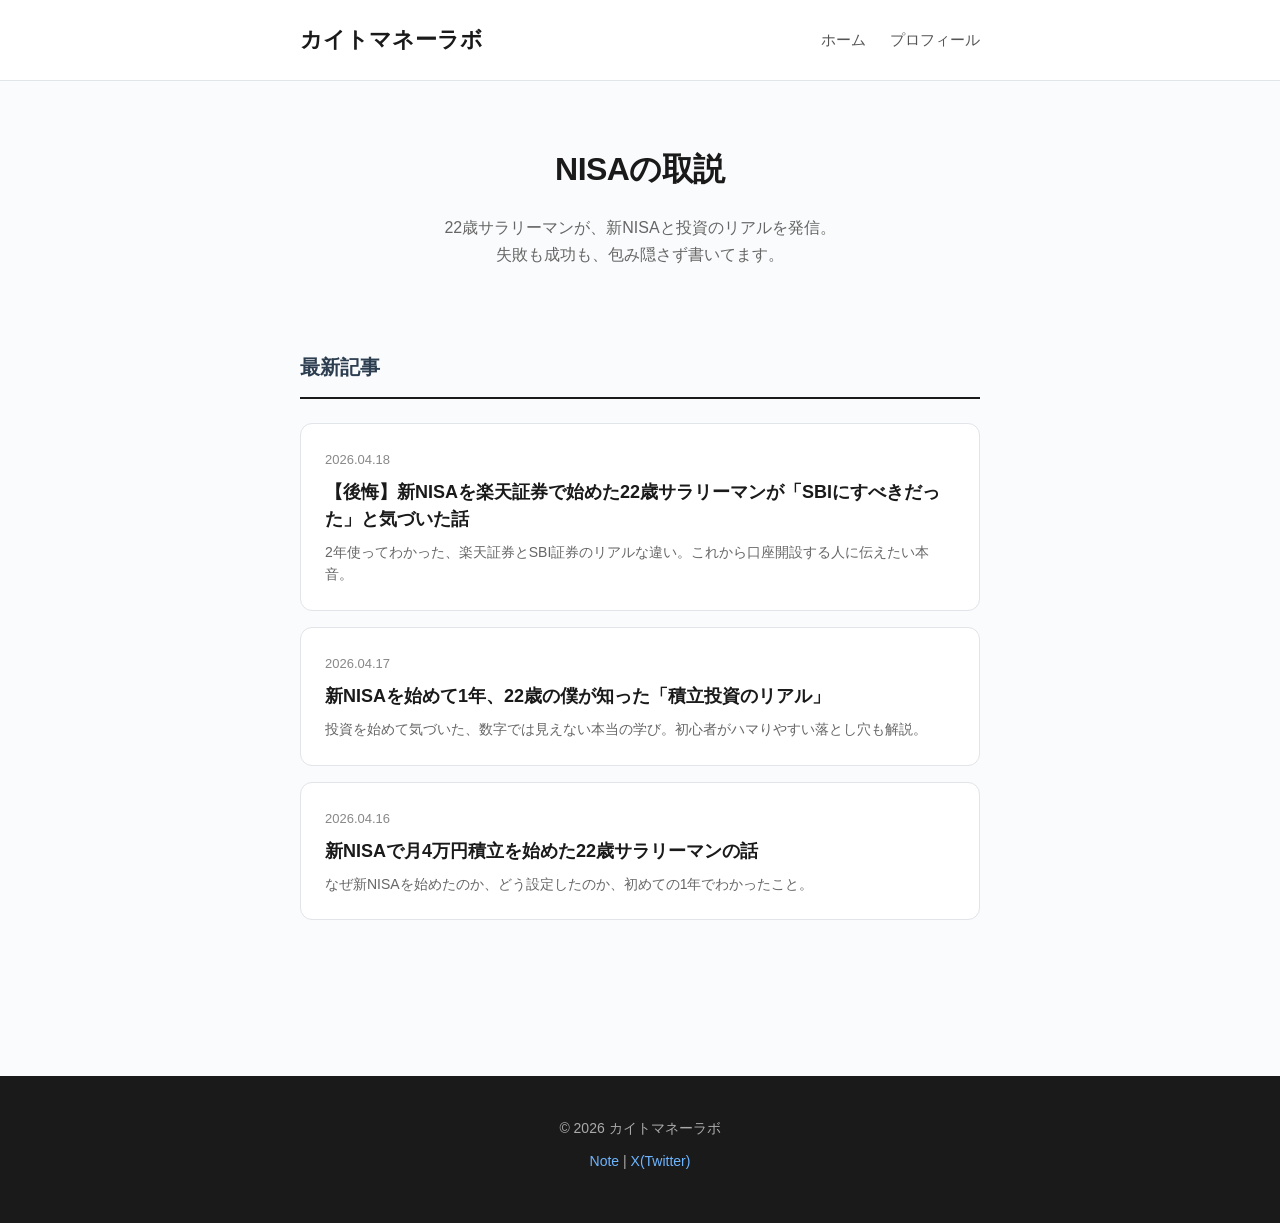
<file: kaito-moneylab/index.html>
<!DOCTYPE html>
<html lang="ja">
<head>
<meta charset="UTF-8">
<meta name="viewport" content="width=device-width, initial-scale=1.0">
<title>カイトマネーラボ | NISAの取説</title>
<meta name="description" content="22歳サラリーマンが新NISAと投資について、自分の経験をもとに発信するブログ。">
<link rel="stylesheet" href="css/style.css">
</head>
<body>

<header class="site-header">
  <div class="container">
    <div class="site-title"><a href="index.html">カイトマネーラボ</a></div>
    <nav class="site-nav">
      <a href="index.html">ホーム</a>
      <a href="about.html">プロフィール</a>
    </nav>
  </div>
</header>

<section class="hero">
  <div class="container">
    <h1>NISAの取説</h1>
    <p>22歳サラリーマンが、新NISAと投資のリアルを発信。<br>失敗も成功も、包み隠さず書いてます。</p>
  </div>
</section>

<section class="post-list">
  <div class="container">
    <h2>最新記事</h2>

    <article class="post-card">
      <a href="posts/article3.html">
        <div class="date">2026.04.18</div>
        <h3>【後悔】新NISAを楽天証券で始めた22歳サラリーマンが「SBIにすべきだった」と気づいた話</h3>
        <p>2年使ってわかった、楽天証券とSBI証券のリアルな違い。これから口座開設する人に伝えたい本音。</p>
      </a>
    </article>

    <article class="post-card">
      <a href="posts/article2.html">
        <div class="date">2026.04.17</div>
        <h3>新NISAを始めて1年、22歳の僕が知った「積立投資のリアル」</h3>
        <p>投資を始めて気づいた、数字では見えない本当の学び。初心者がハマりやすい落とし穴も解説。</p>
      </a>
    </article>

    <article class="post-card">
      <a href="posts/article1.html">
        <div class="date">2026.04.16</div>
        <h3>新NISAで月4万円積立を始めた22歳サラリーマンの話</h3>
        <p>なぜ新NISAを始めたのか、どう設定したのか、初めての1年でわかったこと。</p>
      </a>
    </article>
  </div>
</section>

<footer class="site-footer">
  <div class="container">
    <p>&copy; 2026 カイトマネーラボ</p>
    <p><a href="https://note.com/kaito_moneylab" target="_blank">Note</a> | <a href="#" target="_blank">X(Twitter)</a></p>
  </div>
</footer>

</body>
</html>
</file>
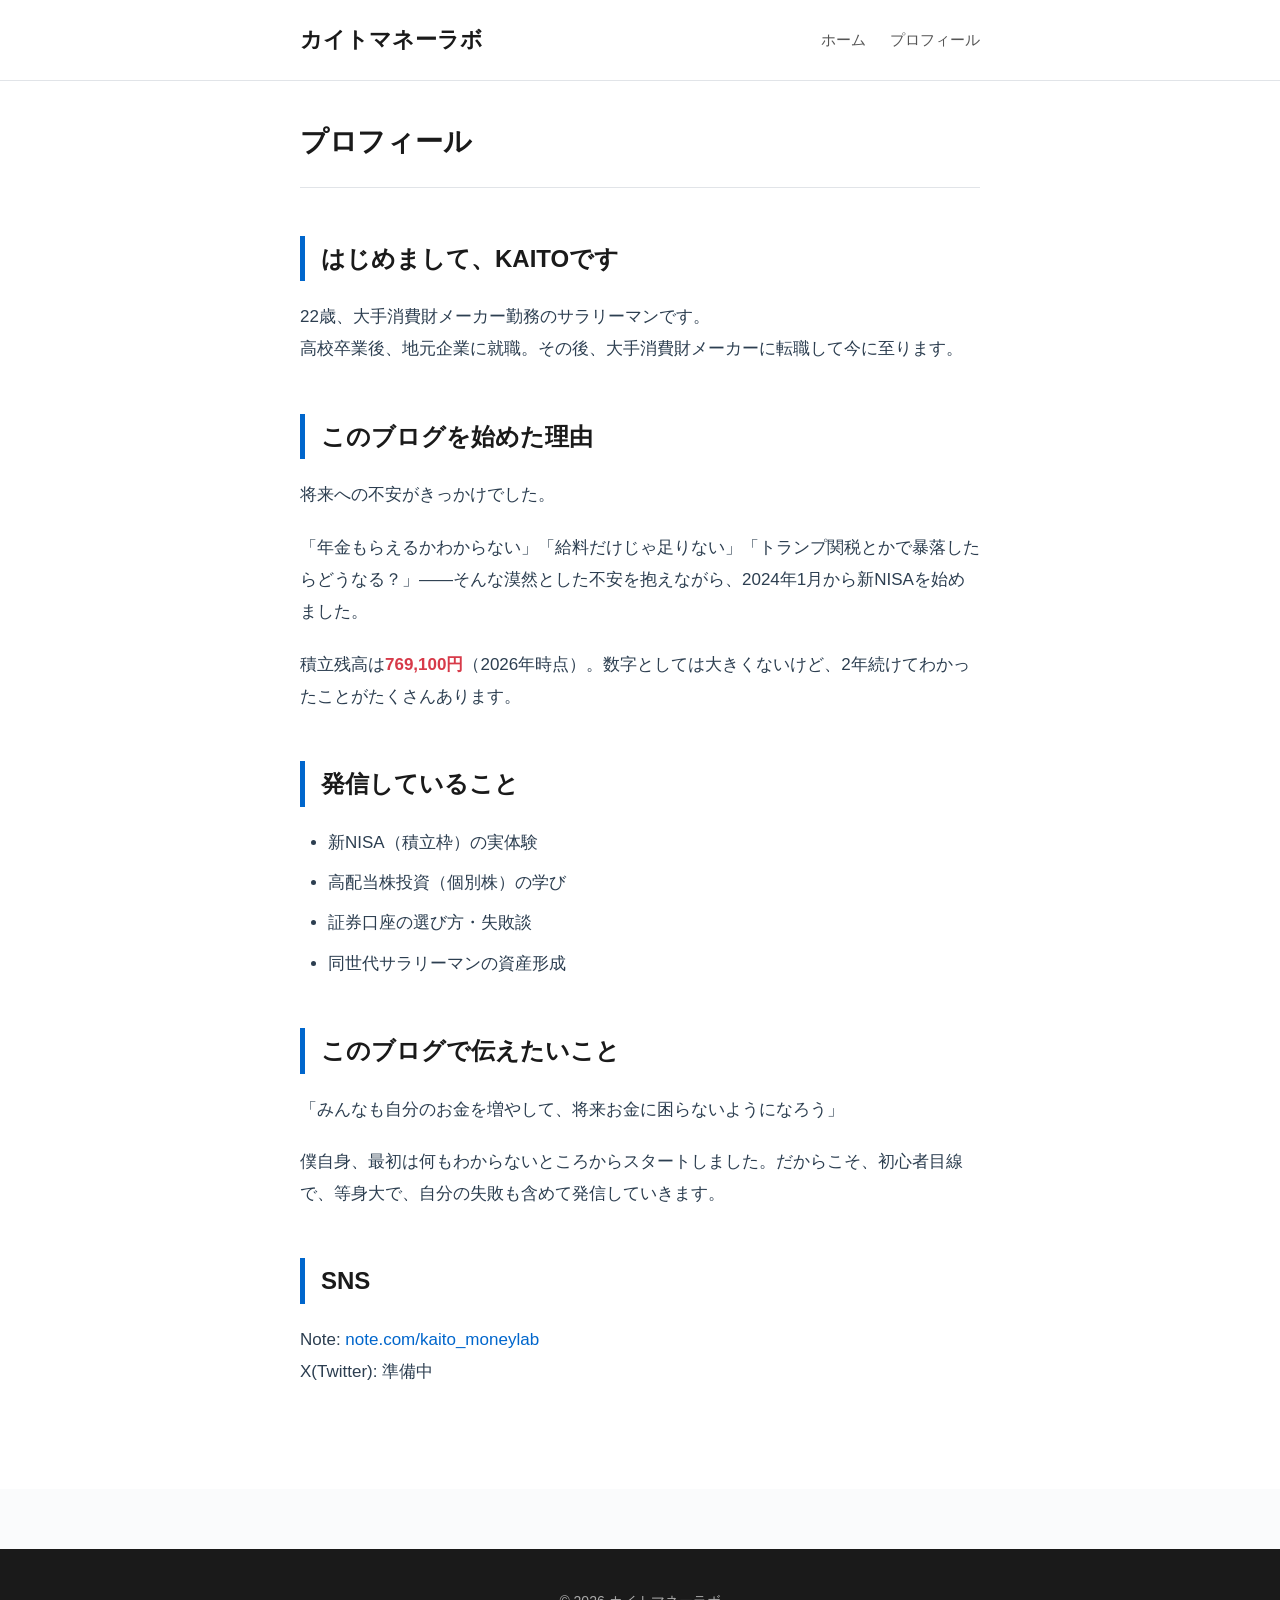
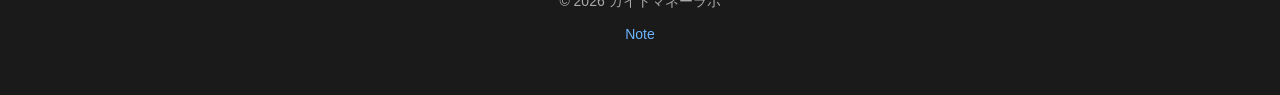
<file: kaito-moneylab/about.html>
<!DOCTYPE html>
<html lang="ja">
<head>
<meta charset="UTF-8">
<meta name="viewport" content="width=device-width, initial-scale=1.0">
<title>プロフィール | カイトマネーラボ</title>
<meta name="description" content="カイトマネーラボ運営者のプロフィール。22歳サラリーマン、新NISA積立2年目。">
<link rel="stylesheet" href="css/style.css">
</head>
<body>

<header class="site-header">
  <div class="container">
    <div class="site-title"><a href="index.html">カイトマネーラボ</a></div>
    <nav class="site-nav">
      <a href="index.html">ホーム</a>
      <a href="about.html">プロフィール</a>
    </nav>
  </div>
</header>

<article class="article">
  <div class="container">
    <header class="article-header">
      <h1>プロフィール</h1>
    </header>

    <div class="article-body">
      <h2>はじめまして、KAITOです</h2>

      <p>22歳、大手消費財メーカー勤務のサラリーマンです。<br>
      高校卒業後、地元企業に就職。その後、大手消費財メーカーに転職して今に至ります。</p>

      <h2>このブログを始めた理由</h2>

      <p>将来への不安がきっかけでした。</p>

      <p>「年金もらえるかわからない」「給料だけじゃ足りない」「トランプ関税とかで暴落したらどうなる？」——そんな漠然とした不安を抱えながら、2024年1月から新NISAを始めました。</p>

      <p>積立残高は<strong>769,100円</strong>（2026年時点）。数字としては大きくないけど、2年続けてわかったことがたくさんあります。</p>

      <h2>発信していること</h2>

      <ul>
        <li>新NISA（積立枠）の実体験</li>
        <li>高配当株投資（個別株）の学び</li>
        <li>証券口座の選び方・失敗談</li>
        <li>同世代サラリーマンの資産形成</li>
      </ul>

      <h2>このブログで伝えたいこと</h2>

      <p>「みんなも自分のお金を増やして、将来お金に困らないようになろう」</p>

      <p>僕自身、最初は何もわからないところからスタートしました。だからこそ、初心者目線で、等身大で、自分の失敗も含めて発信していきます。</p>

      <h2>SNS</h2>

      <p>
        Note: <a href="https://note.com/kaito_moneylab" target="_blank">note.com/kaito_moneylab</a><br>
        X(Twitter): 準備中
      </p>
    </div>
  </div>
</article>

<footer class="site-footer">
  <div class="container">
    <p>&copy; 2026 カイトマネーラボ</p>
    <p><a href="https://note.com/kaito_moneylab" target="_blank">Note</a></p>
  </div>
</footer>

</body>
</html>
</file>
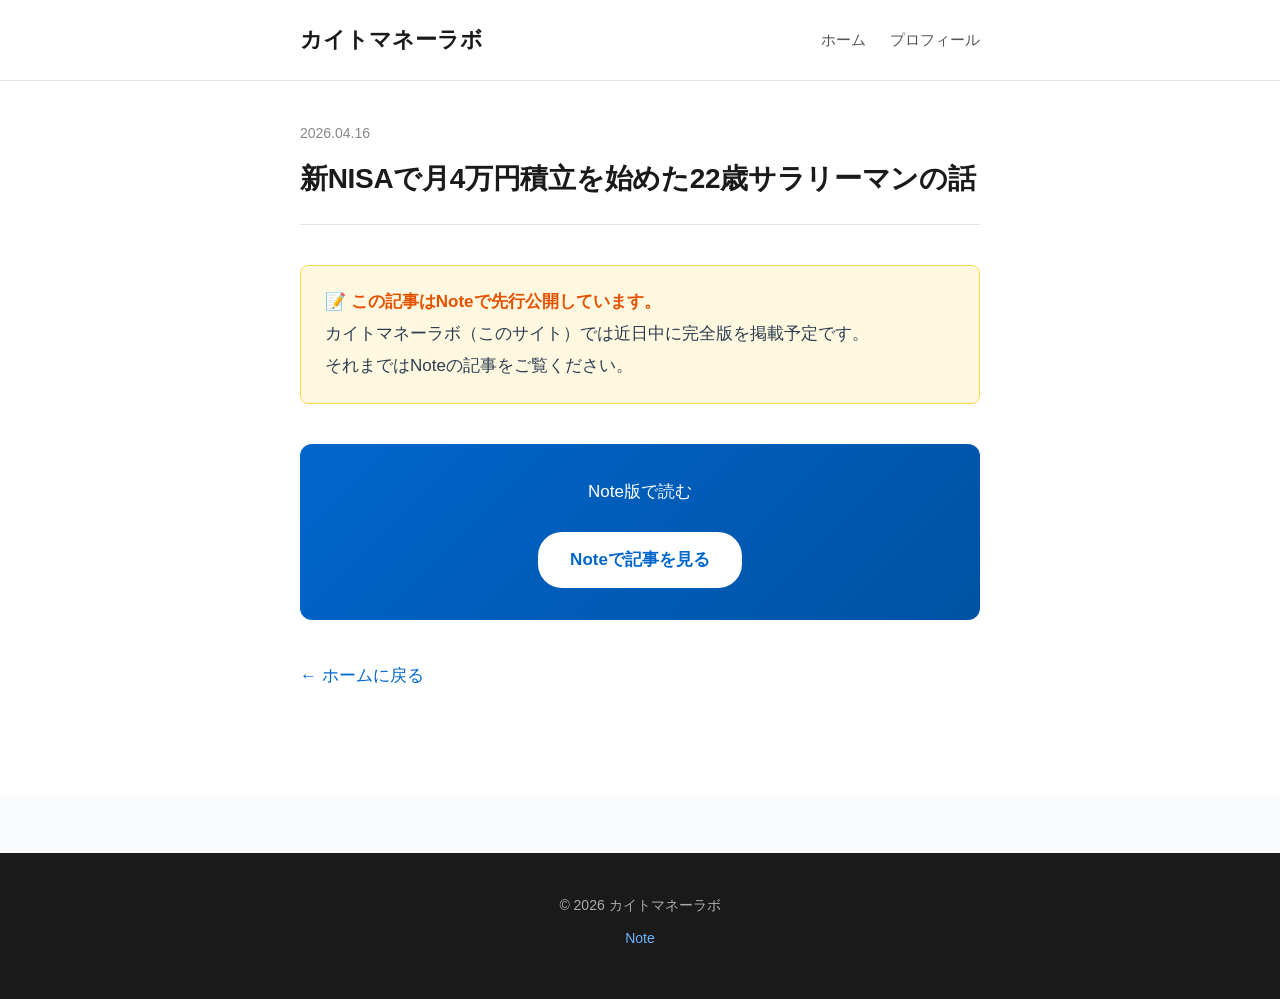
<file: kaito-moneylab/posts/article1.html>
<!DOCTYPE html>
<html lang="ja">
<head>
<meta charset="UTF-8">
<meta name="viewport" content="width=device-width, initial-scale=1.0">
<title>新NISAで月4万円積立を始めた22歳サラリーマンの話 | カイトマネーラボ</title>
<meta name="description" content="なぜ新NISAを始めたのか、どう設定したのか、初めての1年でわかったこと。">
<link rel="stylesheet" href="../css/style.css">
</head>
<body>

<header class="site-header">
  <div class="container">
    <div class="site-title"><a href="../index.html">カイトマネーラボ</a></div>
    <nav class="site-nav">
      <a href="../index.html">ホーム</a>
      <a href="../about.html">プロフィール</a>
    </nav>
  </div>
</header>

<article class="article">
  <div class="container">
    <header class="article-header">
      <div class="date">2026.04.16</div>
      <h1>新NISAで月4万円積立を始めた22歳サラリーマンの話</h1>
    </header>

    <div class="article-body">

      <div class="callout">
        <strong>📝 この記事はNoteで先行公開しています。</strong><br>
        カイトマネーラボ（このサイト）では近日中に完全版を掲載予定です。<br>
        それまではNoteの記事をご覧ください。
      </div>

      <div class="cta-box">
        <p>Note版で読む</p>
        <a href="https://note.com/kaito_moneylab" target="_blank">Noteで記事を見る</a>
      </div>

      <p><a href="../index.html">← ホームに戻る</a></p>

    </div>
  </div>
</article>

<footer class="site-footer">
  <div class="container">
    <p>&copy; 2026 カイトマネーラボ</p>
    <p><a href="https://note.com/kaito_moneylab" target="_blank">Note</a></p>
  </div>
</footer>

</body>
</html>
</file>
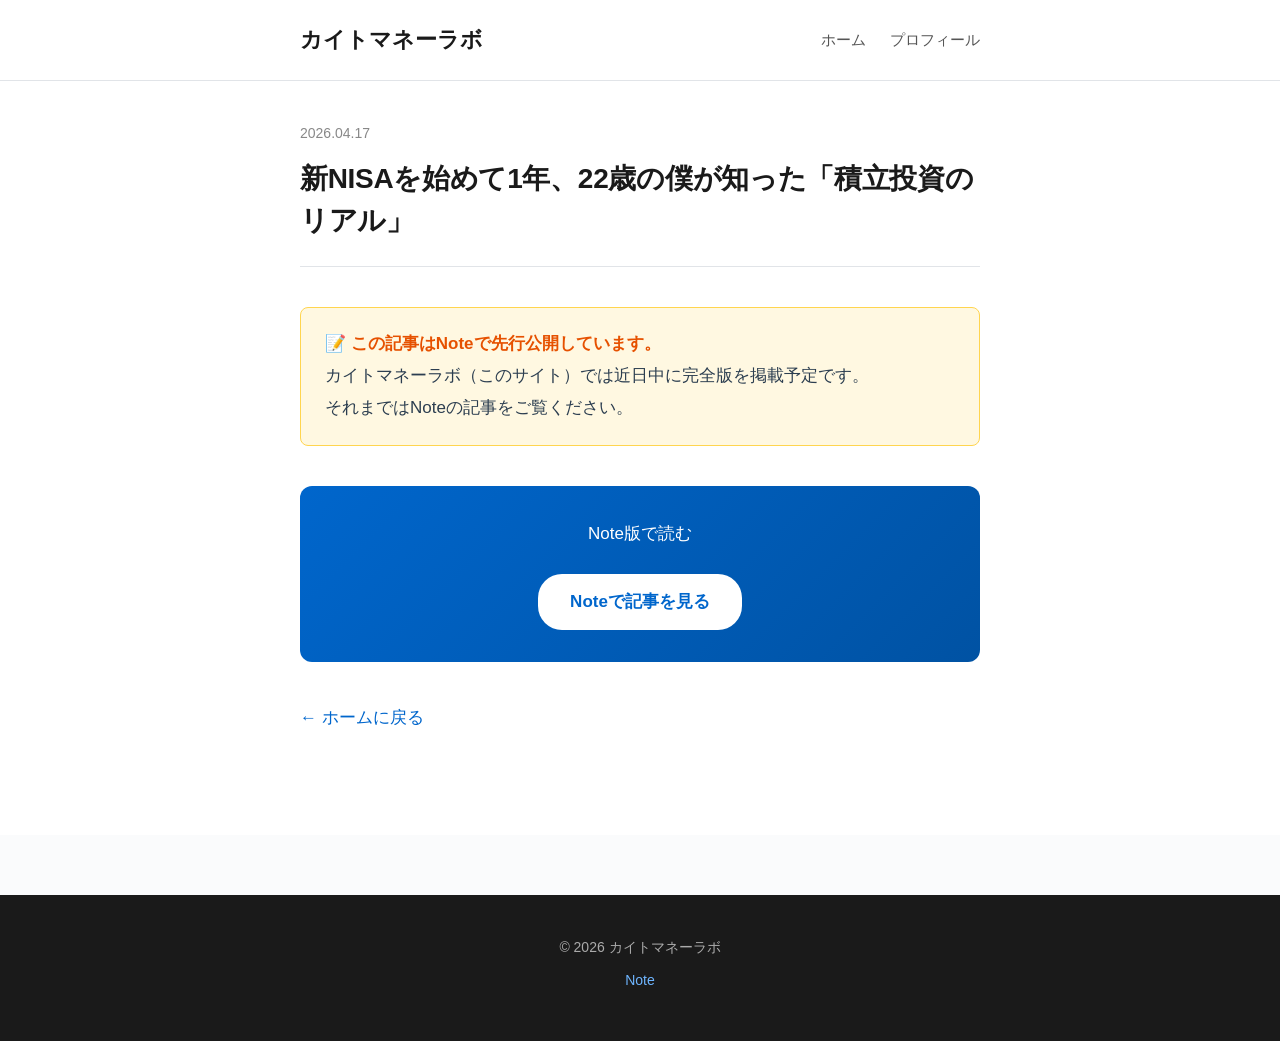
<file: kaito-moneylab/posts/article2.html>
<!DOCTYPE html>
<html lang="ja">
<head>
<meta charset="UTF-8">
<meta name="viewport" content="width=device-width, initial-scale=1.0">
<title>新NISAを始めて1年、22歳の僕が知った「積立投資のリアル」 | カイトマネーラボ</title>
<meta name="description" content="投資を始めて気づいた、数字では見えない本当の学び。初心者がハマりやすい落とし穴も解説。">
<link rel="stylesheet" href="../css/style.css">
</head>
<body>

<header class="site-header">
  <div class="container">
    <div class="site-title"><a href="../index.html">カイトマネーラボ</a></div>
    <nav class="site-nav">
      <a href="../index.html">ホーム</a>
      <a href="../about.html">プロフィール</a>
    </nav>
  </div>
</header>

<article class="article">
  <div class="container">
    <header class="article-header">
      <div class="date">2026.04.17</div>
      <h1>新NISAを始めて1年、22歳の僕が知った「積立投資のリアル」</h1>
    </header>

    <div class="article-body">

      <div class="callout">
        <strong>📝 この記事はNoteで先行公開しています。</strong><br>
        カイトマネーラボ（このサイト）では近日中に完全版を掲載予定です。<br>
        それまではNoteの記事をご覧ください。
      </div>

      <div class="cta-box">
        <p>Note版で読む</p>
        <a href="https://note.com/kaito_moneylab" target="_blank">Noteで記事を見る</a>
      </div>

      <p><a href="../index.html">← ホームに戻る</a></p>

    </div>
  </div>
</article>

<footer class="site-footer">
  <div class="container">
    <p>&copy; 2026 カイトマネーラボ</p>
    <p><a href="https://note.com/kaito_moneylab" target="_blank">Note</a></p>
  </div>
</footer>

</body>
</html>
</file>
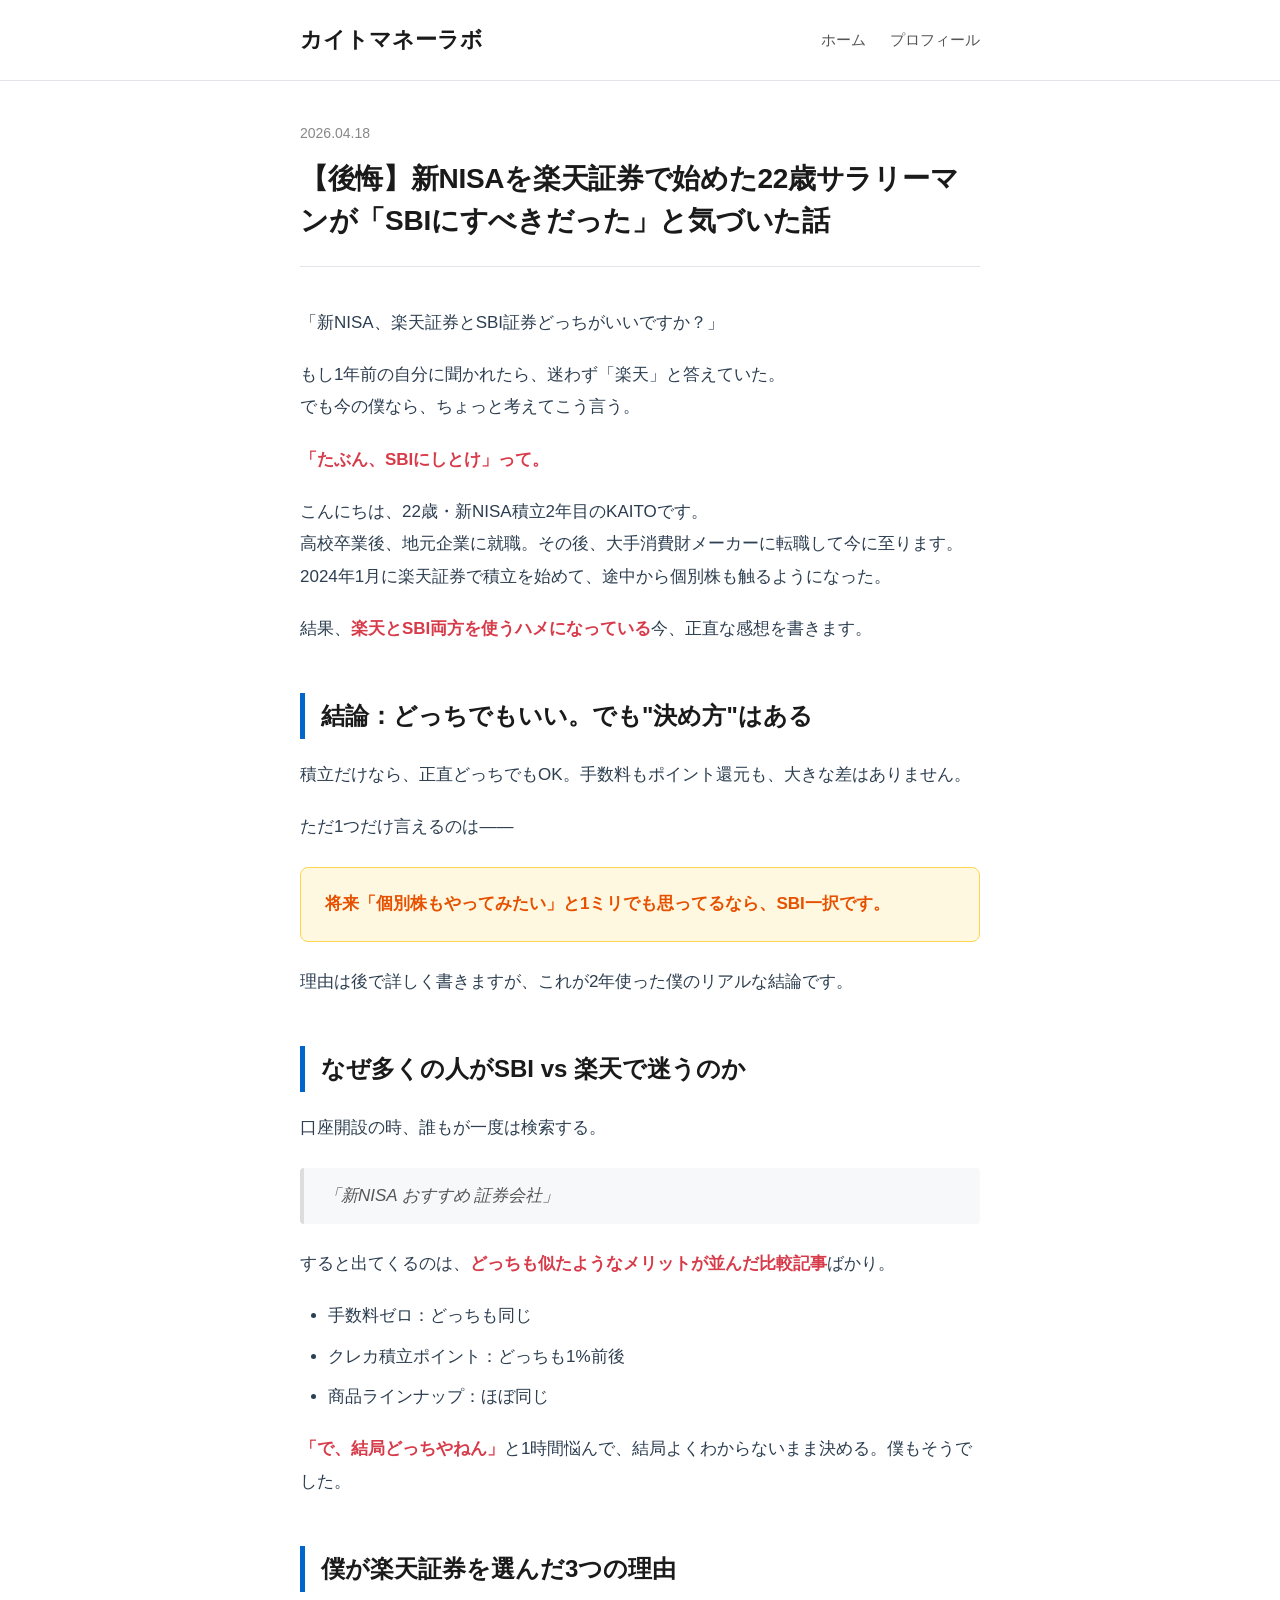
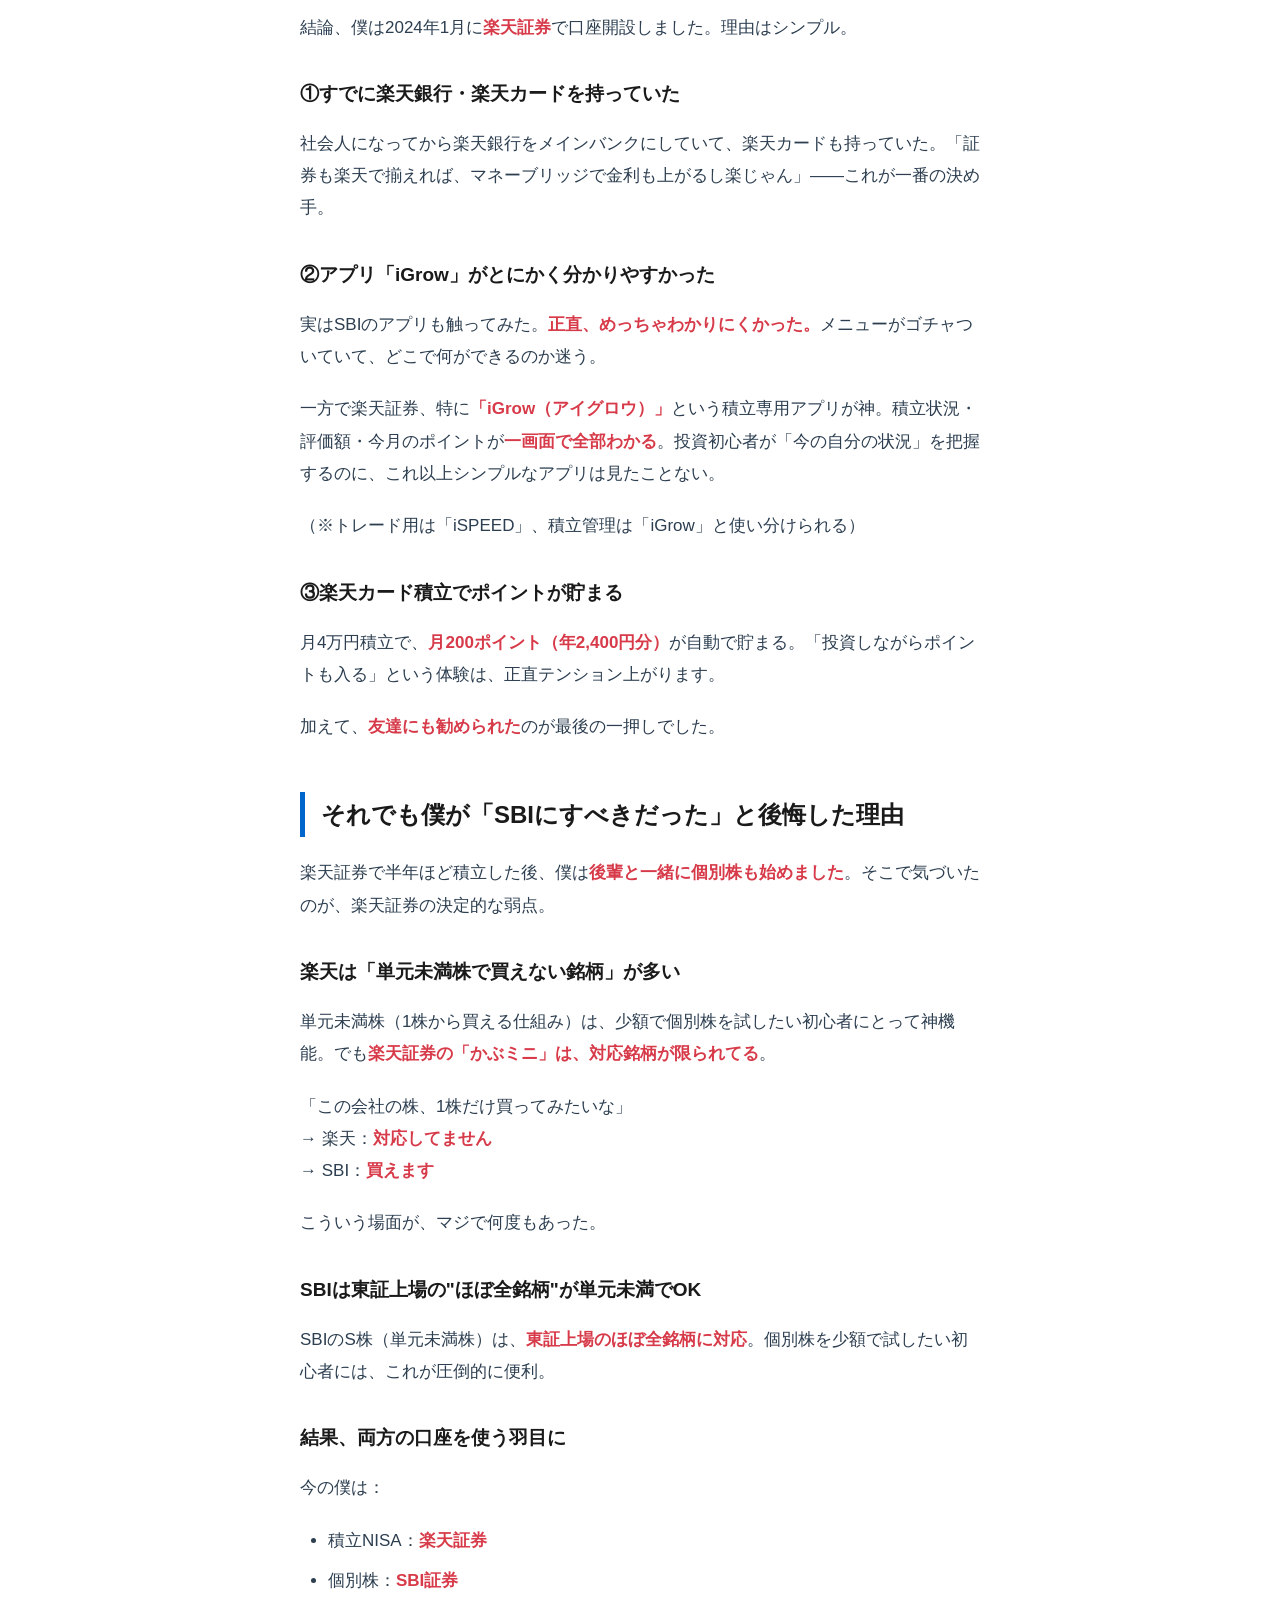
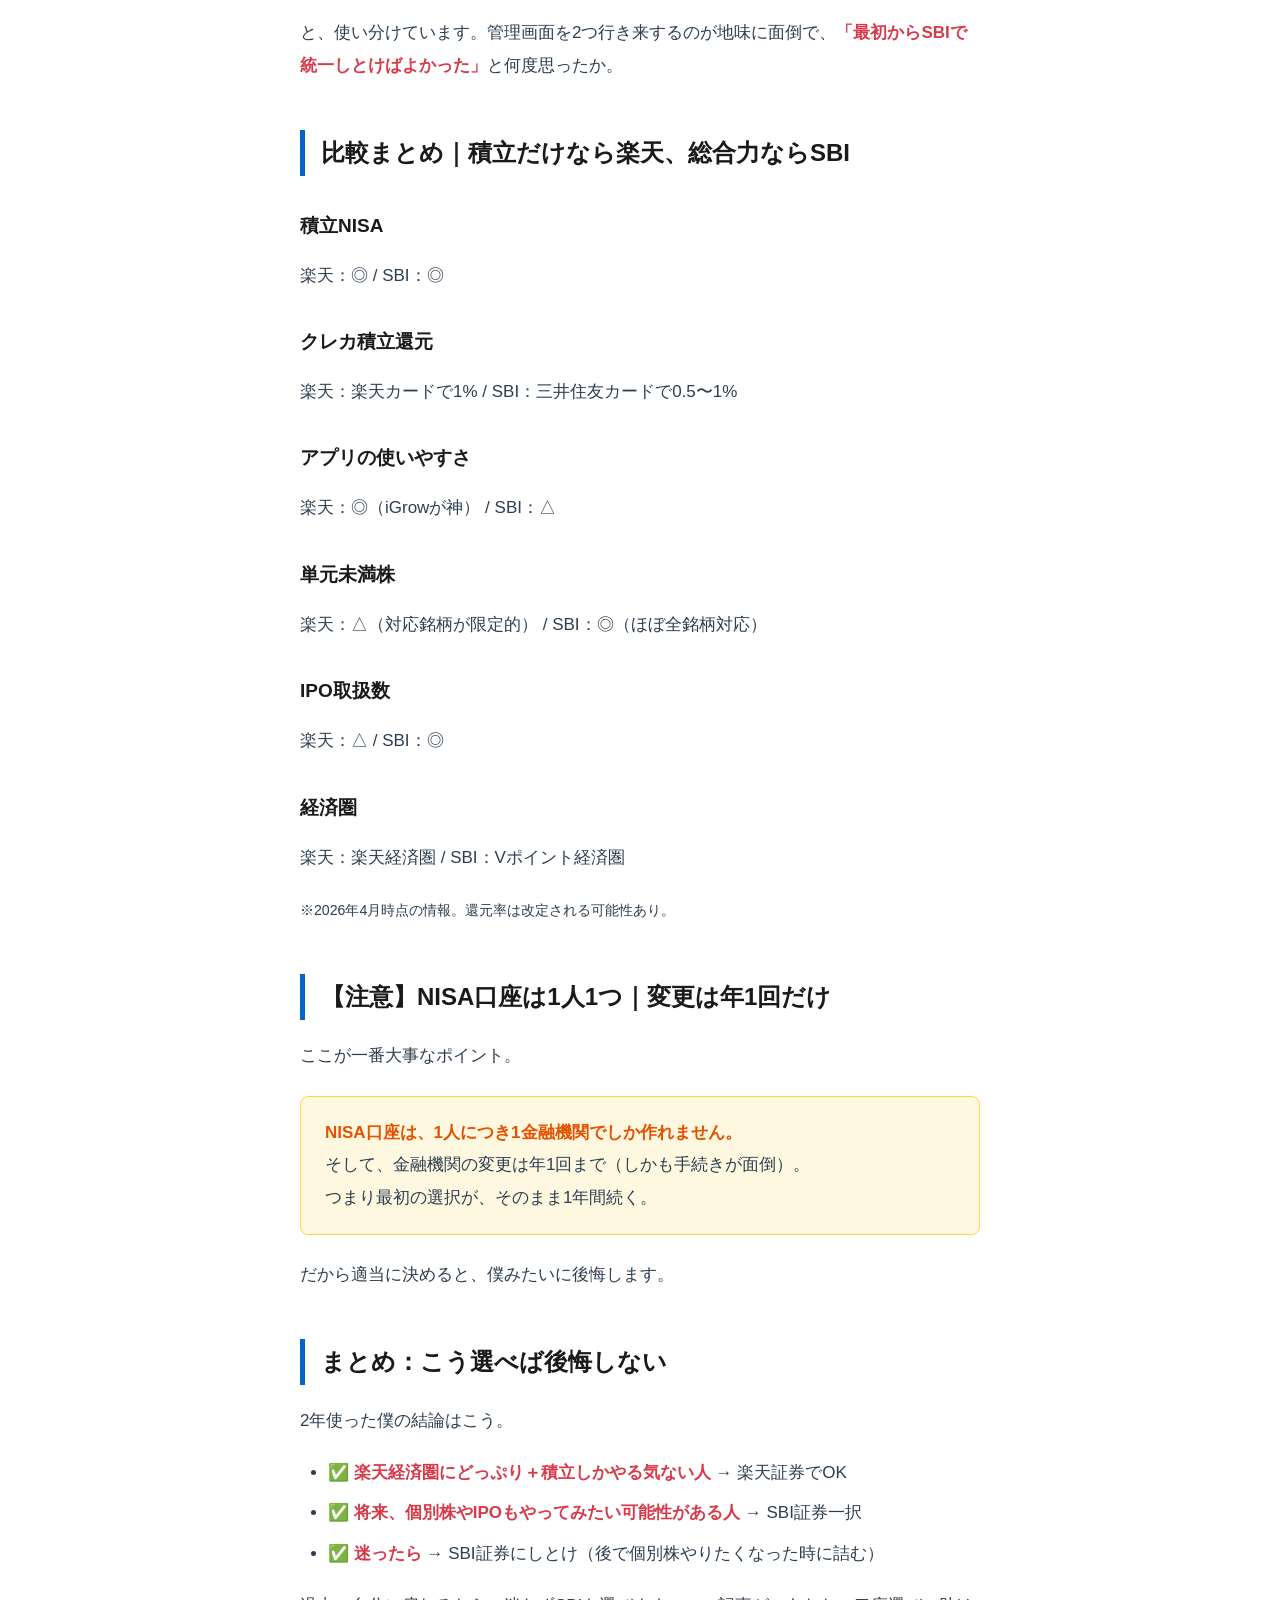
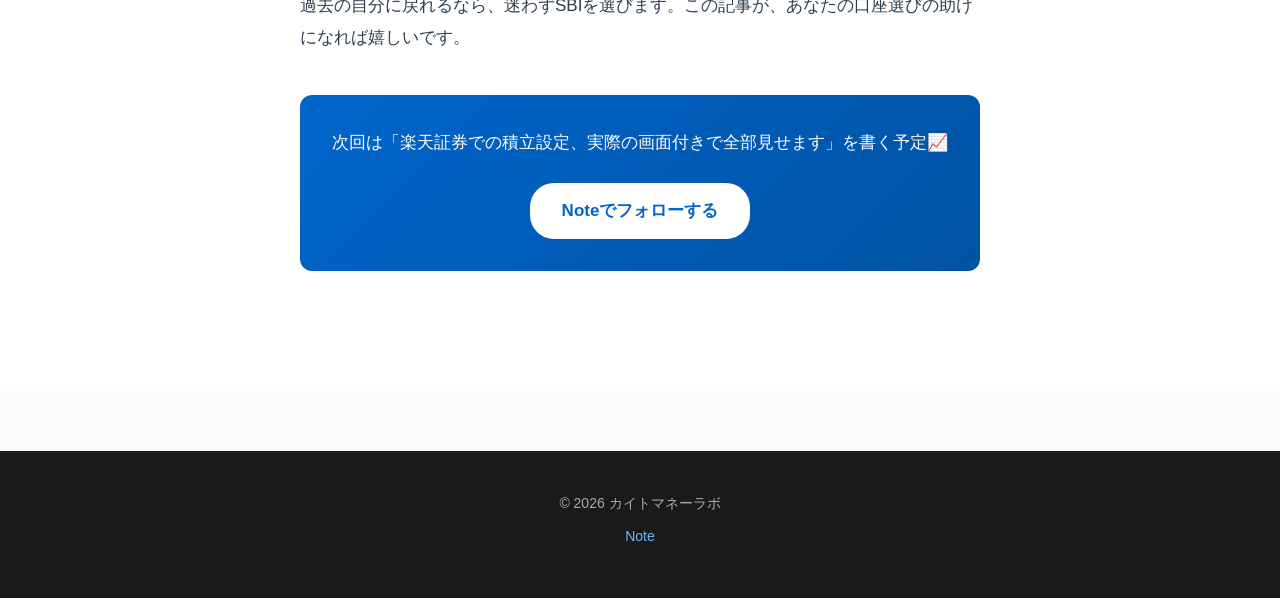
<file: kaito-moneylab/posts/article3.html>
<!DOCTYPE html>
<html lang="ja">
<head>
<meta charset="UTF-8">
<meta name="viewport" content="width=device-width, initial-scale=1.0">
<title>【後悔】新NISAを楽天証券で始めた22歳サラリーマンが「SBIにすべきだった」と気づいた話 | カイトマネーラボ</title>
<meta name="description" content="2年使ってわかった、楽天証券とSBI証券のリアルな違い。これから口座開設する人に伝えたい本音。">
<link rel="stylesheet" href="../css/style.css">
</head>
<body>

<header class="site-header">
  <div class="container">
    <div class="site-title"><a href="../index.html">カイトマネーラボ</a></div>
    <nav class="site-nav">
      <a href="../index.html">ホーム</a>
      <a href="../about.html">プロフィール</a>
    </nav>
  </div>
</header>

<article class="article">
  <div class="container">
    <header class="article-header">
      <div class="date">2026.04.18</div>
      <h1>【後悔】新NISAを楽天証券で始めた22歳サラリーマンが「SBIにすべきだった」と気づいた話</h1>
    </header>

    <div class="article-body">

      <p>「新NISA、楽天証券とSBI証券どっちがいいですか？」</p>

      <p>もし1年前の自分に聞かれたら、迷わず「楽天」と答えていた。<br>
      でも今の僕なら、ちょっと考えてこう言う。</p>

      <p><strong>「たぶん、SBIにしとけ」って。</strong></p>

      <p>こんにちは、22歳・新NISA積立2年目のKAITOです。<br>
      高校卒業後、地元企業に就職。その後、大手消費財メーカーに転職して今に至ります。<br>
      2024年1月に楽天証券で積立を始めて、途中から個別株も触るようになった。</p>

      <p>結果、<strong>楽天とSBI両方を使うハメになっている</strong>今、正直な感想を書きます。</p>

      <h2>結論：どっちでもいい。でも"決め方"はある</h2>

      <p>積立だけなら、正直どっちでもOK。手数料もポイント還元も、大きな差はありません。</p>

      <p>ただ1つだけ言えるのは——</p>

      <div class="callout">
        <strong>将来「個別株もやってみたい」と1ミリでも思ってるなら、SBI一択です。</strong>
      </div>

      <p>理由は後で詳しく書きますが、これが2年使った僕のリアルな結論です。</p>

      <h2>なぜ多くの人がSBI vs 楽天で迷うのか</h2>

      <p>口座開設の時、誰もが一度は検索する。</p>

      <blockquote>「新NISA おすすめ 証券会社」</blockquote>

      <p>すると出てくるのは、<strong>どっちも似たようなメリットが並んだ比較記事</strong>ばかり。</p>

      <ul>
        <li>手数料ゼロ：どっちも同じ</li>
        <li>クレカ積立ポイント：どっちも1%前後</li>
        <li>商品ラインナップ：ほぼ同じ</li>
      </ul>

      <p><strong>「で、結局どっちやねん」</strong>と1時間悩んで、結局よくわからないまま決める。僕もそうでした。</p>

      <h2>僕が楽天証券を選んだ3つの理由</h2>

      <p>結論、僕は2024年1月に<strong>楽天証券</strong>で口座開設しました。理由はシンプル。</p>

      <h3>①すでに楽天銀行・楽天カードを持っていた</h3>

      <p>社会人になってから楽天銀行をメインバンクにしていて、楽天カードも持っていた。「証券も楽天で揃えれば、マネーブリッジで金利も上がるし楽じゃん」——これが一番の決め手。</p>

      <h3>②アプリ「iGrow」がとにかく分かりやすかった</h3>

      <p>実はSBIのアプリも触ってみた。<strong>正直、めっちゃわかりにくかった。</strong>メニューがゴチャついていて、どこで何ができるのか迷う。</p>

      <p>一方で楽天証券、特に<strong>「iGrow（アイグロウ）」</strong>という積立専用アプリが神。積立状況・評価額・今月のポイントが<strong>一画面で全部わかる</strong>。投資初心者が「今の自分の状況」を把握するのに、これ以上シンプルなアプリは見たことない。</p>

      <p>（※トレード用は「iSPEED」、積立管理は「iGrow」と使い分けられる）</p>

      <h3>③楽天カード積立でポイントが貯まる</h3>

      <p>月4万円積立で、<strong>月200ポイント（年2,400円分）</strong>が自動で貯まる。「投資しながらポイントも入る」という体験は、正直テンション上がります。</p>

      <p>加えて、<strong>友達にも勧められた</strong>のが最後の一押しでした。</p>

      <h2>それでも僕が「SBIにすべきだった」と後悔した理由</h2>

      <p>楽天証券で半年ほど積立した後、僕は<strong>後輩と一緒に個別株も始めました</strong>。そこで気づいたのが、楽天証券の決定的な弱点。</p>

      <h3>楽天は「単元未満株で買えない銘柄」が多い</h3>

      <p>単元未満株（1株から買える仕組み）は、少額で個別株を試したい初心者にとって神機能。でも<strong>楽天証券の「かぶミニ」は、対応銘柄が限られてる</strong>。</p>

      <p>「この会社の株、1株だけ買ってみたいな」<br>
      → 楽天：<strong>対応してません</strong><br>
      → SBI：<strong>買えます</strong></p>

      <p>こういう場面が、マジで何度もあった。</p>

      <h3>SBIは東証上場の"ほぼ全銘柄"が単元未満でOK</h3>

      <p>SBIのS株（単元未満株）は、<strong>東証上場のほぼ全銘柄に対応</strong>。個別株を少額で試したい初心者には、これが圧倒的に便利。</p>

      <h3>結果、両方の口座を使う羽目に</h3>

      <p>今の僕は：</p>

      <ul>
        <li>積立NISA：<strong>楽天証券</strong></li>
        <li>個別株：<strong>SBI証券</strong></li>
      </ul>

      <p>と、使い分けています。管理画面を2つ行き来するのが地味に面倒で、<strong>「最初からSBIで統一しとけばよかった」</strong>と何度思ったか。</p>

      <h2>比較まとめ｜積立だけなら楽天、総合力ならSBI</h2>

      <h3>積立NISA</h3>
      <p>楽天：◎ / SBI：◎</p>

      <h3>クレカ積立還元</h3>
      <p>楽天：楽天カードで1% / SBI：三井住友カードで0.5〜1%</p>

      <h3>アプリの使いやすさ</h3>
      <p>楽天：◎（iGrowが神） / SBI：△</p>

      <h3>単元未満株</h3>
      <p>楽天：△（対応銘柄が限定的） / SBI：◎（ほぼ全銘柄対応）</p>

      <h3>IPO取扱数</h3>
      <p>楽天：△ / SBI：◎</p>

      <h3>経済圏</h3>
      <p>楽天：楽天経済圏 / SBI：Vポイント経済圏</p>

      <p><small>※2026年4月時点の情報。還元率は改定される可能性あり。</small></p>

      <h2>【注意】NISA口座は1人1つ｜変更は年1回だけ</h2>

      <p>ここが一番大事なポイント。</p>

      <div class="callout">
        <strong>NISA口座は、1人につき1金融機関でしか作れません。</strong><br>
        そして、金融機関の変更は年1回まで（しかも手続きが面倒）。<br>
        つまり最初の選択が、そのまま1年間続く。
      </div>

      <p>だから適当に決めると、僕みたいに後悔します。</p>

      <h2>まとめ：こう選べば後悔しない</h2>

      <p>2年使った僕の結論はこう。</p>

      <ul>
        <li>✅ <strong>楽天経済圏にどっぷり＋積立しかやる気ない人</strong> → 楽天証券でOK</li>
        <li>✅ <strong>将来、個別株やIPOもやってみたい可能性がある人</strong> → SBI証券一択</li>
        <li>✅ <strong>迷ったら</strong> → SBI証券にしとけ（後で個別株やりたくなった時に詰む）</li>
      </ul>

      <p>過去の自分に戻れるなら、迷わずSBIを選びます。この記事が、あなたの口座選びの助けになれば嬉しいです。</p>

      <div class="cta-box">
        <p>次回は「楽天証券での積立設定、実際の画面付きで全部見せます」を書く予定📈</p>
        <a href="https://note.com/kaito_moneylab" target="_blank">Noteでフォローする</a>
      </div>

    </div>
  </div>
</article>

<footer class="site-footer">
  <div class="container">
    <p>&copy; 2026 カイトマネーラボ</p>
    <p><a href="https://note.com/kaito_moneylab" target="_blank">Note</a></p>
  </div>
</footer>

</body>
</html>
</file>
<file: kaito-moneylab/css/style.css>
/* ===== Reset & Base ===== */
* {
  margin: 0;
  padding: 0;
  box-sizing: border-box;
}

html {
  scroll-behavior: smooth;
}

body {
  font-family: -apple-system, BlinkMacSystemFont, "Hiragino Sans", "Noto Sans JP", "Yu Gothic", sans-serif;
  font-size: 16px;
  line-height: 1.8;
  color: #2c3e50;
  background: #fafbfc;
  -webkit-font-smoothing: antialiased;
}

a {
  color: #0066cc;
  text-decoration: none;
  transition: opacity 0.2s;
}

a:hover {
  opacity: 0.7;
}

/* ===== Layout ===== */
.container {
  max-width: 720px;
  margin: 0 auto;
  padding: 0 20px;
}

/* ===== Header ===== */
.site-header {
  background: #fff;
  border-bottom: 1px solid #e1e4e8;
  padding: 20px 0;
  position: sticky;
  top: 0;
  z-index: 100;
  backdrop-filter: blur(10px);
  background: rgba(255, 255, 255, 0.95);
}

.site-header .container {
  display: flex;
  justify-content: space-between;
  align-items: center;
}

.site-title {
  font-size: 22px;
  font-weight: 700;
  color: #1a1a1a;
}

.site-title a {
  color: inherit;
}

.site-nav {
  display: flex;
  gap: 24px;
}

.site-nav a {
  color: #555;
  font-size: 15px;
  font-weight: 500;
}

/* ===== Hero ===== */
.hero {
  padding: 60px 0 40px;
  text-align: center;
}

.hero h1 {
  font-size: 32px;
  font-weight: 800;
  margin-bottom: 16px;
  color: #1a1a1a;
  letter-spacing: -0.5px;
}

.hero p {
  font-size: 16px;
  color: #666;
  line-height: 1.7;
}

/* ===== Post List ===== */
.post-list {
  padding: 40px 0 80px;
}

.post-list h2 {
  font-size: 20px;
  margin-bottom: 24px;
  padding-bottom: 12px;
  border-bottom: 2px solid #1a1a1a;
}

.post-card {
  background: #fff;
  border: 1px solid #e1e4e8;
  border-radius: 12px;
  padding: 24px;
  margin-bottom: 16px;
  transition: all 0.2s;
}

.post-card:hover {
  border-color: #0066cc;
  transform: translateY(-2px);
  box-shadow: 0 4px 12px rgba(0,0,0,0.05);
}

.post-card a {
  color: inherit;
}

.post-card .date {
  font-size: 13px;
  color: #888;
  margin-bottom: 8px;
}

.post-card h3 {
  font-size: 18px;
  font-weight: 700;
  margin-bottom: 8px;
  line-height: 1.5;
  color: #1a1a1a;
}

.post-card p {
  font-size: 14px;
  color: #666;
  line-height: 1.6;
}

/* ===== Article Page ===== */
.article {
  background: #fff;
  padding: 40px 0 80px;
}

.article-header {
  margin-bottom: 40px;
  padding-bottom: 24px;
  border-bottom: 1px solid #e1e4e8;
}

.article-header .date {
  font-size: 14px;
  color: #888;
  margin-bottom: 12px;
}

.article-header h1 {
  font-size: 28px;
  font-weight: 800;
  line-height: 1.5;
  color: #1a1a1a;
  letter-spacing: -0.3px;
}

.article-body {
  font-size: 17px;
  line-height: 1.9;
}

.article-body h2 {
  font-size: 24px;
  font-weight: 700;
  margin: 48px 0 20px;
  padding-left: 16px;
  border-left: 5px solid #0066cc;
  color: #1a1a1a;
}

.article-body h3 {
  font-size: 19px;
  font-weight: 700;
  margin: 32px 0 16px;
  color: #1a1a1a;
}

.article-body p {
  margin-bottom: 20px;
}

.article-body ul,
.article-body ol {
  margin: 20px 0 20px 28px;
}

.article-body li {
  margin-bottom: 8px;
}

.article-body strong {
  color: #d73a49;
  font-weight: 700;
}

.article-body blockquote {
  border-left: 4px solid #ddd;
  padding: 12px 20px;
  margin: 24px 0;
  background: #f6f8fa;
  color: #555;
  font-style: italic;
  border-radius: 4px;
}

.article-body .callout {
  background: #fff8e1;
  border: 1px solid #ffd54f;
  border-radius: 8px;
  padding: 20px 24px;
  margin: 24px 0;
}

.article-body .callout strong {
  color: #e65100;
}

.article-body hr {
  border: none;
  border-top: 1px solid #e1e4e8;
  margin: 40px 0;
}

/* ===== CTA ===== */
.cta-box {
  background: linear-gradient(135deg, #0066cc, #0052a3);
  color: #fff;
  padding: 32px;
  border-radius: 12px;
  text-align: center;
  margin: 40px 0;
}

.cta-box p {
  margin-bottom: 16px;
  color: #fff;
}

.cta-box a {
  display: inline-block;
  background: #fff;
  color: #0066cc;
  padding: 12px 32px;
  border-radius: 24px;
  font-weight: 700;
  margin-top: 8px;
}

/* ===== Footer ===== */
.site-footer {
  background: #1a1a1a;
  color: #aaa;
  padding: 40px 0;
  text-align: center;
  margin-top: 60px;
}

.site-footer p {
  font-size: 14px;
  margin-bottom: 8px;
}

.site-footer a {
  color: #6eb5ff;
}

/* ===== Responsive ===== */
@media (max-width: 600px) {
  .hero h1 {
    font-size: 24px;
  }
  .article-header h1 {
    font-size: 22px;
  }
  .article-body {
    font-size: 16px;
  }
  .article-body h2 {
    font-size: 20px;
  }
  .site-nav {
    gap: 16px;
  }
  .site-nav a {
    font-size: 14px;
  }
}
</file>
